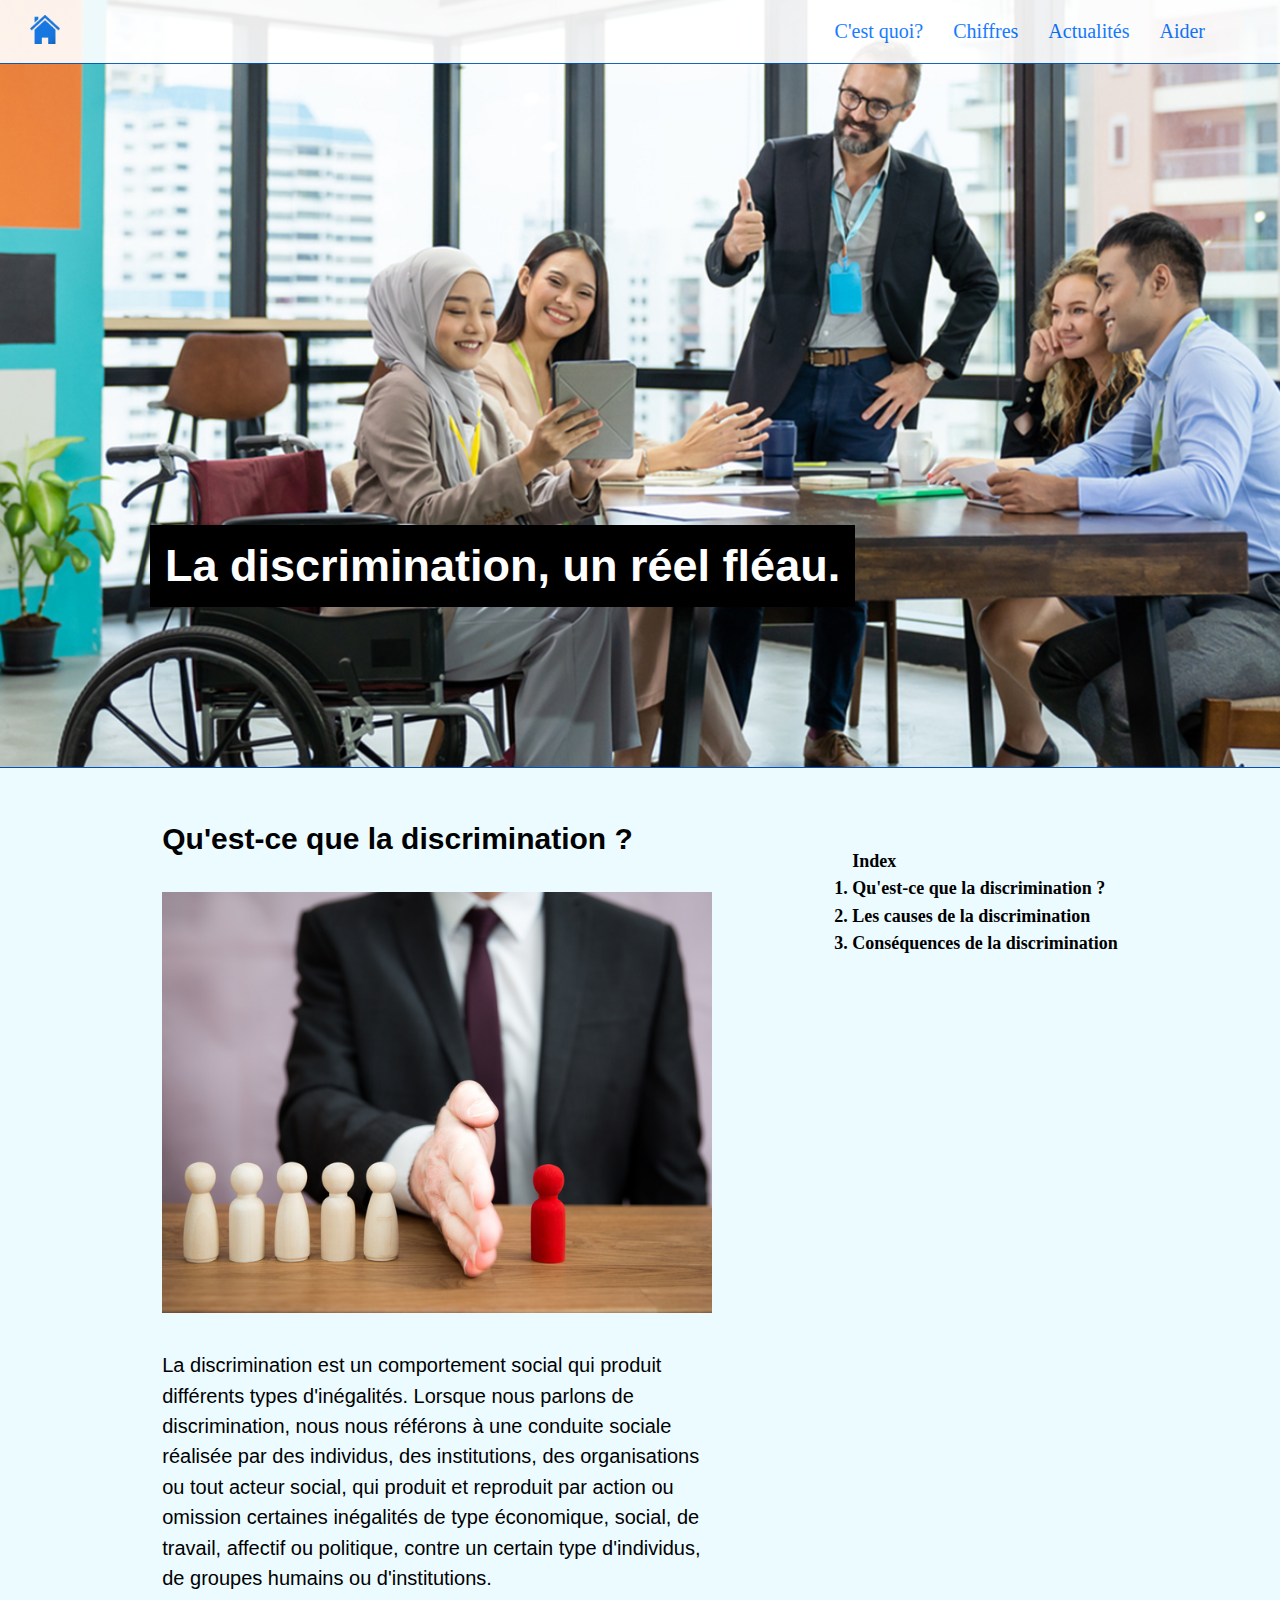
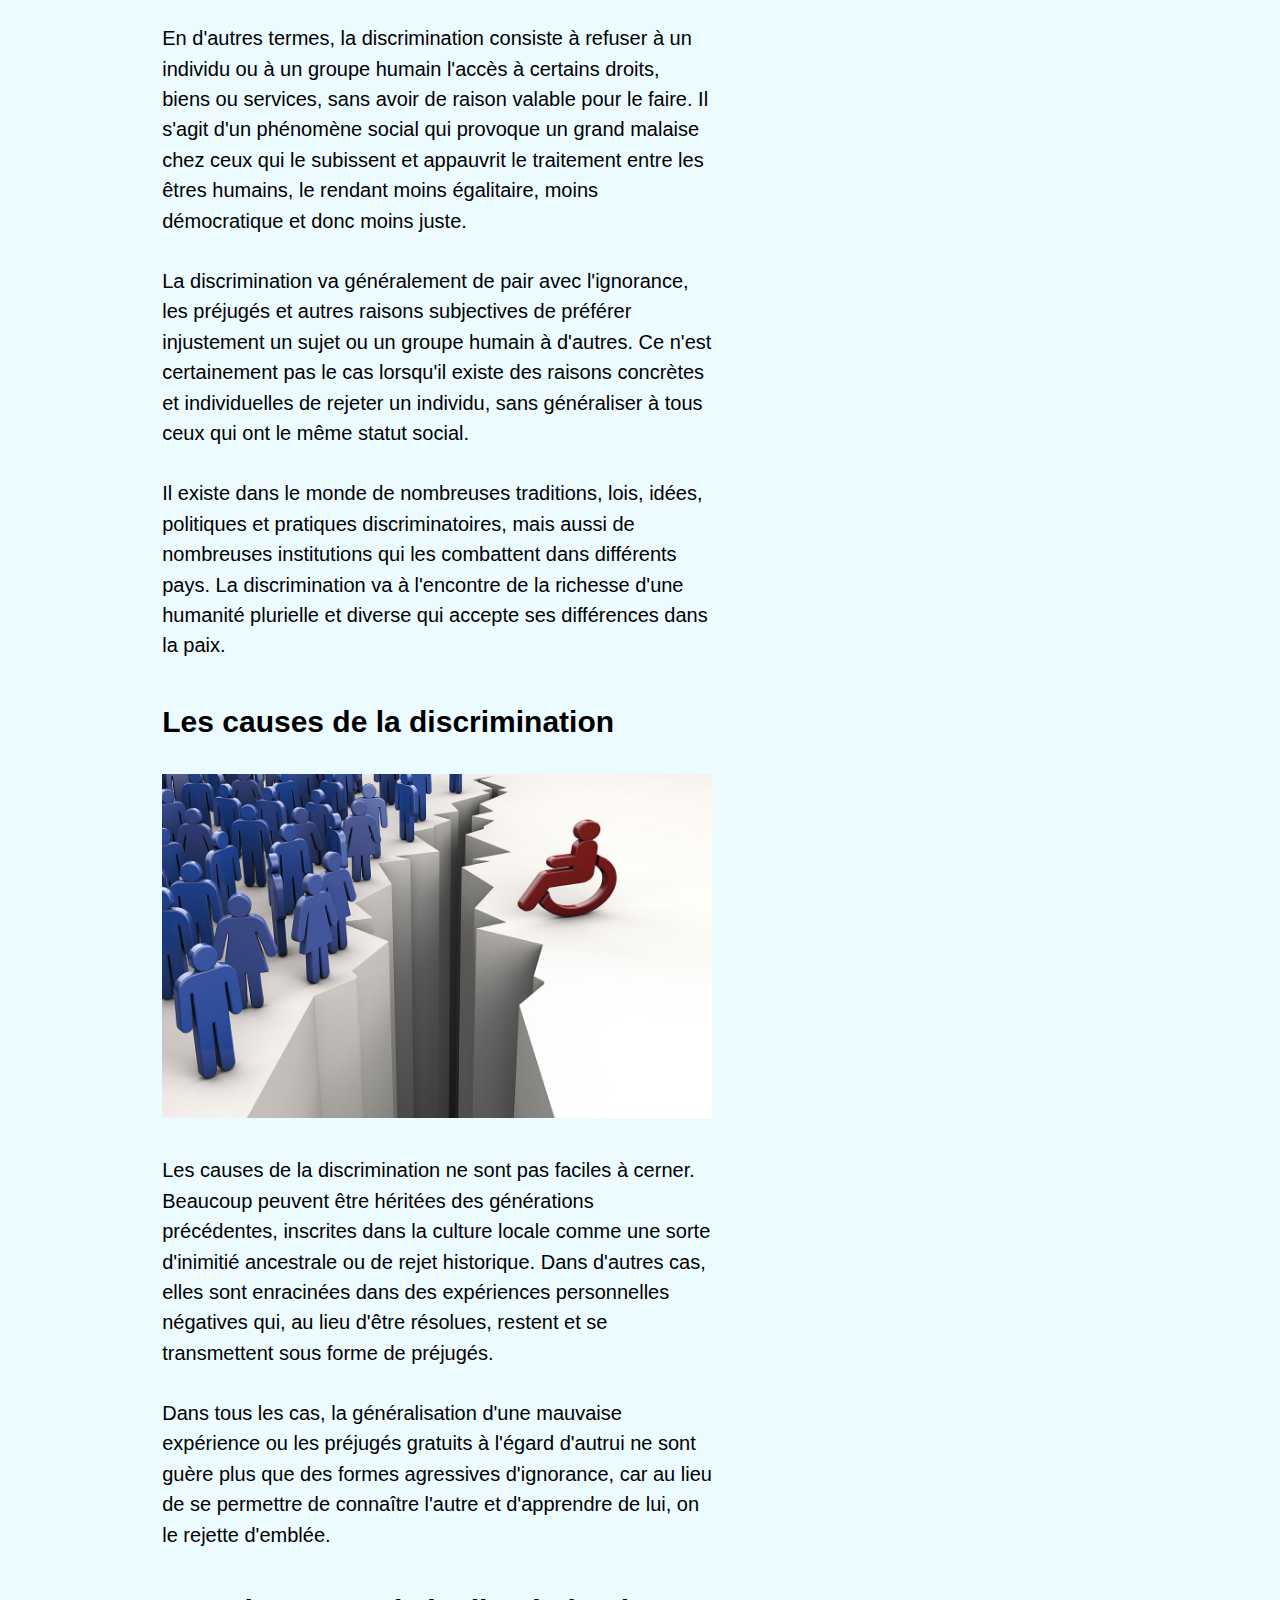
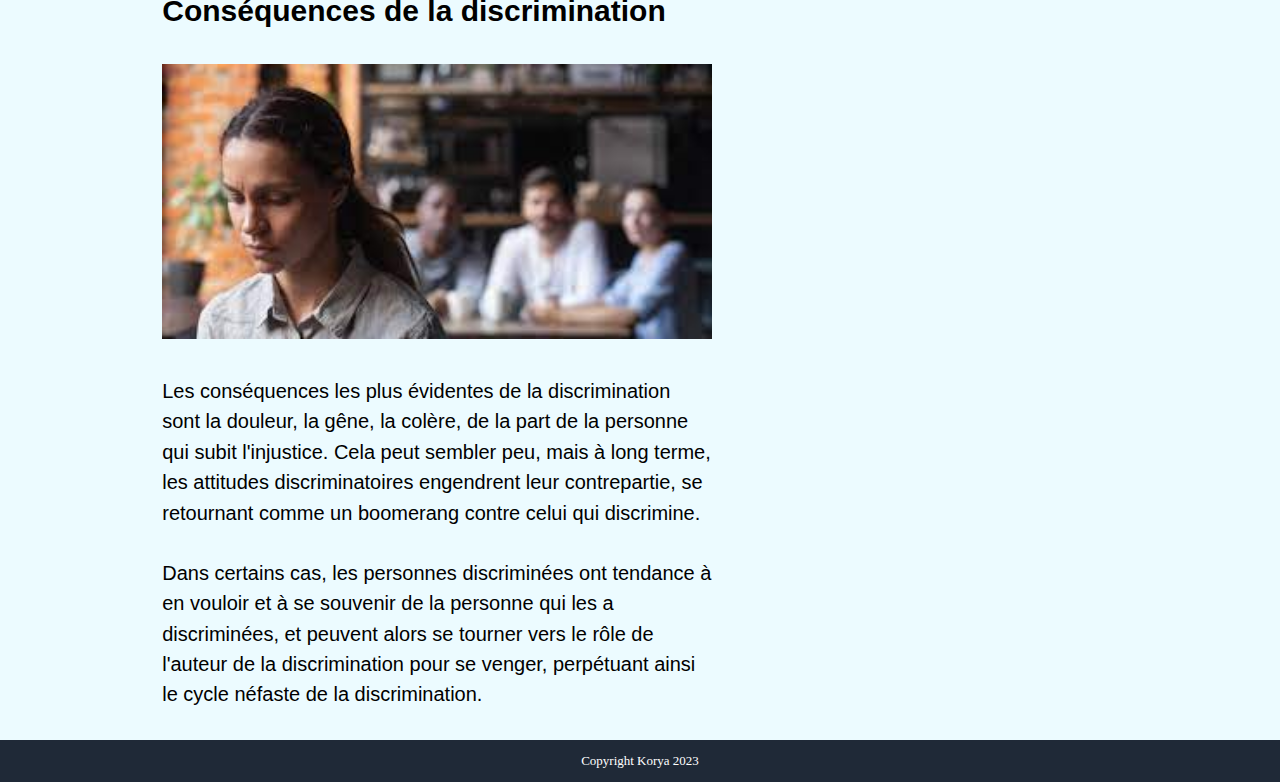
<file: index.html>
<!DOCTYPE html>
<html lang="en">
<head>
    <meta charset="UTF-8">
    <meta http-equiv="X-UA-Compatible" content="IE=edge">
    <meta name="viewport" content="width=device-width, initial-scale=1.0">
    <link rel="stylesheet" href="styles.css">
    <script src="javascript.js"></script>
    <title>Le fléau de la discrimination</title>
</head>
<body>
    <nav class="navbar" id="myNav">
      <div class = "logoContainer">
        <a href="index.html">
              <img class = "home-logo" src = "images/home-logo.png">
            </a>
      </div>
        <ul class="nav-links">
          <li id="CestQuoi"><a class="underline"href="Pages/Cest-quoi.html"target="_blank">C'est quoi?</a></li>
          <li id="Chiffres"><a class="underline"href="Pages/Chiffres.html"target="_blank">Chiffres</a></li>
          <li id="Actualités"><a class="underline"href="Pages/Actualités.html"target="_blank">Actualités</a></li>
          <li id="Aider"><a class="underline" href="Pages/Aider.html"target="_blank">Aider</a></li>
          <ul>
            <a class="menu-icon" onclick="zoomMenu(this); showMenu()">
              <div class="bar1"></div>
              <div class="bar2"></div>
              <div class="bar3"></div>
            </a>
    </nav>
      <div class="home">
          <p class="hometitle">La discrimination, un réel fléau.</p>
          <a id="QDiscrimination-link" ></a>
        </div> 
        <div class="description">
          <div class="left-description">
          <p class= "titles">Qu'est-ce que la discrimination ?</p>
          <img class ="presentation-pics" src="images/whatdiscrimination.jpg" alt="discrimination-pic">
          <p class="description-text">La discrimination est un comportement social 
            qui produit différents types d'inégalités. Lorsque nous parlons de discrimination, 
            nous nous référons à une conduite sociale réalisée par des individus, des institutions, 
            des organisations ou tout acteur social, qui produit et reproduit par action ou 
            omission certaines inégalités de type économique, social, de travail, affectif ou politique, 
            contre un certain type d'individus, de groupes humains ou d'institutions.</p>
          <p class="description-text">En d'autres termes, la discrimination consiste 
            à refuser à un individu ou à un groupe humain l'accès à certains droits, 
            biens ou services, sans avoir de raison valable pour le faire. Il s'agit d'un phénomène 
            social qui provoque un grand malaise chez ceux qui le subissent et appauvrit 
            le traitement entre les êtres humains, le rendant moins égalitaire, moins 
            démocratique et donc moins juste.</p>
          <p class="description-text">La discrimination va généralement de pair avec l'ignorance, 
            les préjugés et autres raisons subjectives de préférer injustement un sujet ou un 
            groupe humain à d'autres. Ce n'est certainement pas le cas lorsqu'il existe des 
            raisons concrètes et individuelles de rejeter un individu, sans généraliser à tous 
            ceux qui ont le même statut social.</p>
            <a id="DCauses-link" ></a>
          <p class="description-text">Il existe dans le monde de nombreuses traditions, lois, 
            idées, politiques et pratiques discriminatoires, mais aussi de nombreuses institutions 
            qui les combattent dans différents pays. La discrimination va à l'encontre de la 
            richesse d'une humanité plurielle et diverse qui accepte ses différences dans la paix.</p>
          <p class= "titles">Les causes de la discrimination</p>
          <img class ="presentation-pics"src="images/causes.jpg" alt="causes-pic">
          <p class="description-text">Les causes de la discrimination ne sont pas faciles à cerner. 
            Beaucoup peuvent être héritées des générations précédentes, inscrites dans la culture locale 
            comme une sorte d'inimitié ancestrale ou de rejet historique. Dans d'autres cas, 
            elles sont enracinées dans des expériences personnelles négatives qui, au lieu 
            d'être résolues, restent et se transmettent sous forme de préjugés.</p>
          <p class="description-text">Dans tous les cas, la généralisation d'une mauvaise 
            expérience ou les préjugés gratuits à l'égard d'autrui ne sont guère plus que des 
            formes agressives d'ignorance, car au lieu de se permettre de connaître l'autre et 
            d'apprendre de lui, on le rejette d'emblée.
          </p>
          <a id="DConsequences-link" ></a>
          <p class= "titles">Conséquences de la discrimination</p>
          <img class ="presentation-pics"src="images/consequences.jpeg" alt="Consequences-pic">
          <p class="description-text">Les conséquences les plus évidentes de la discrimination 
            sont la douleur, la gêne, la colère, de la part de la personne qui subit l'injustice. 
            Cela peut sembler peu, mais à long terme, les attitudes discriminatoires engendrent leur 
            contrepartie, se retournant comme un boomerang contre celui qui discrimine.</p>
          <p class="description-text">Dans certains cas, les personnes discriminées ont tendance 
            à en vouloir et à se souvenir de la personne qui les a discriminées, et peuvent alors 
            se tourner vers le rôle de l'auteur de la discrimination pour se venger, perpétuant 
            ainsi le cycle néfaste de la discrimination.
          </p>
        </div>
        <div class="right-description">
          <ol id="index">Index
            <li id="QDiscrimination">
              <a class="underline2"href="#QDiscrimination-link">Qu'est-ce que la discrimination ?</a>
            </li>
            <li id="DCauses">
              <a class="underline2"href="#DCauses-link">Les causes de la discrimination</a>
            <li id="DConsequences">
              <a class="underline2" href="#DConsequences-link">Conséquences de la discrimination</a>
          </ol>
        </div>
    </div>
    <div class="footer">
      <p>Copyright Korya 2023</p>
    </div>
  </body>
</file>
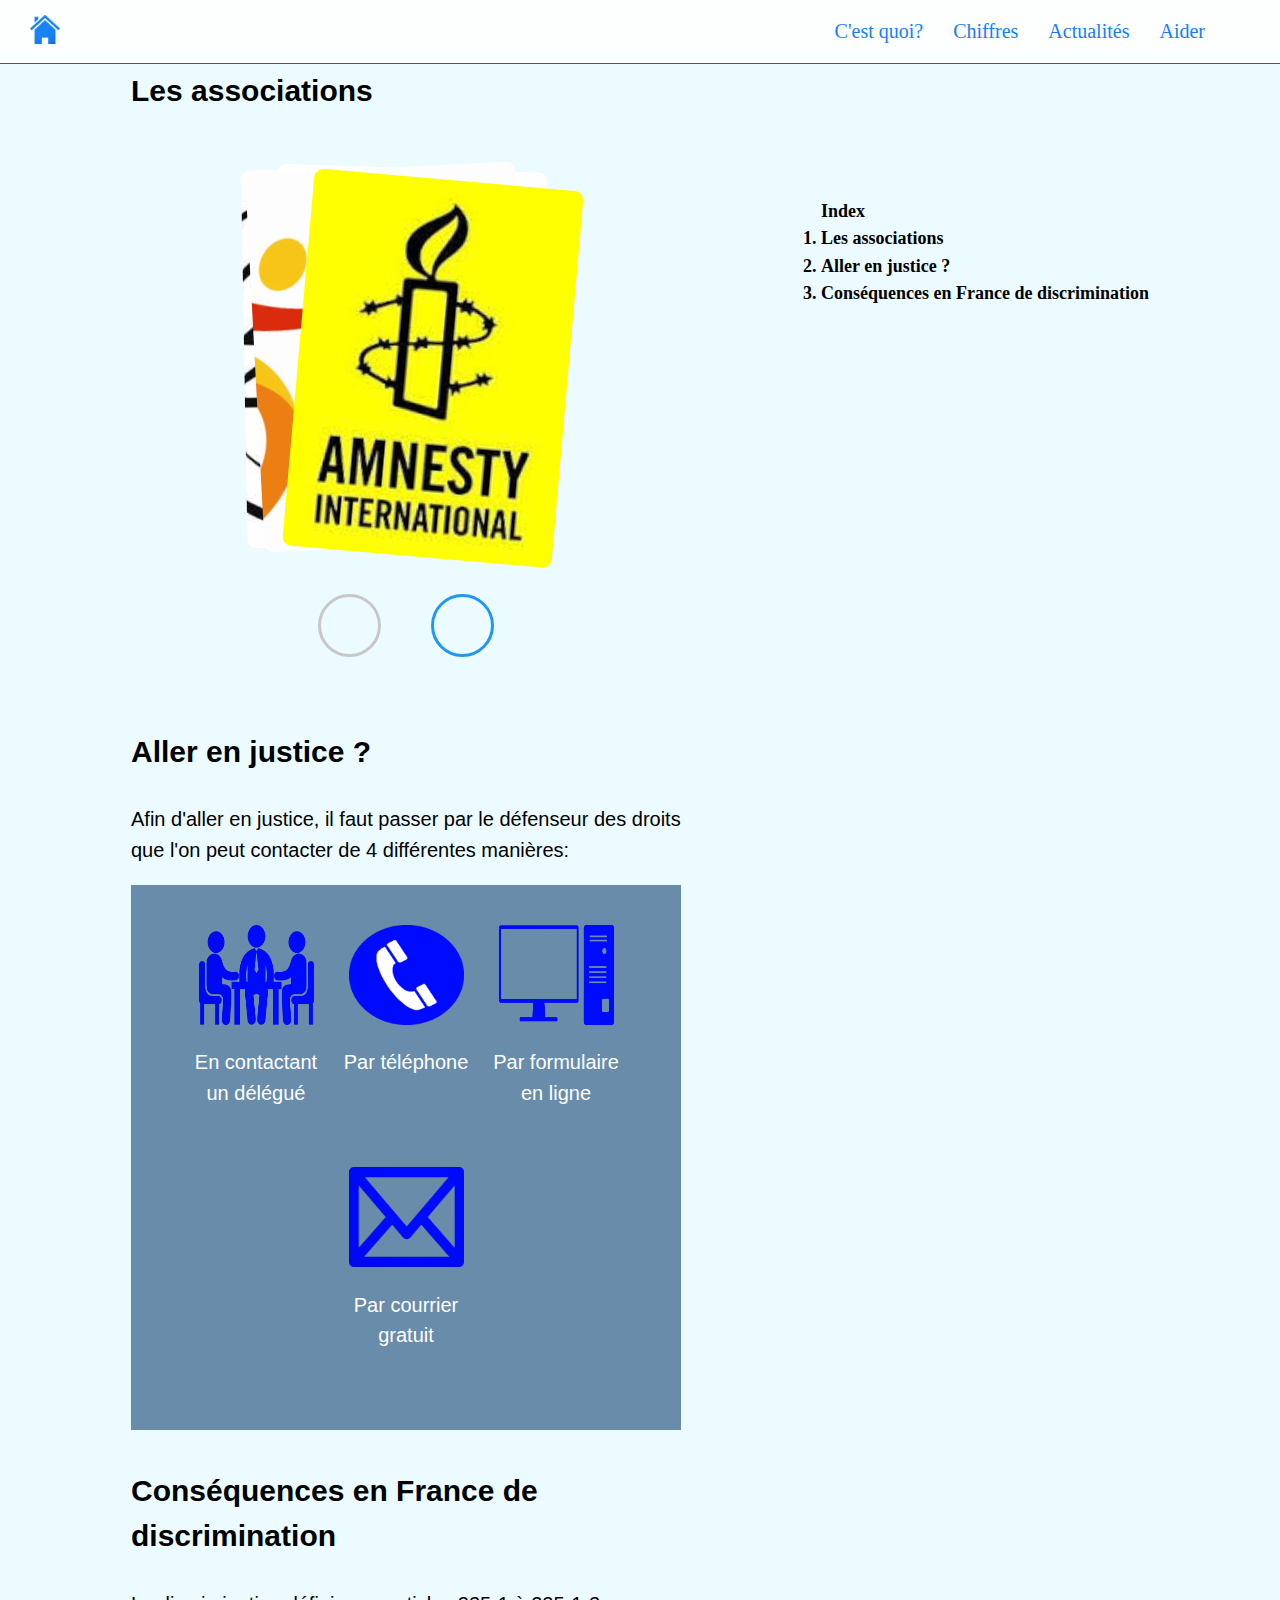
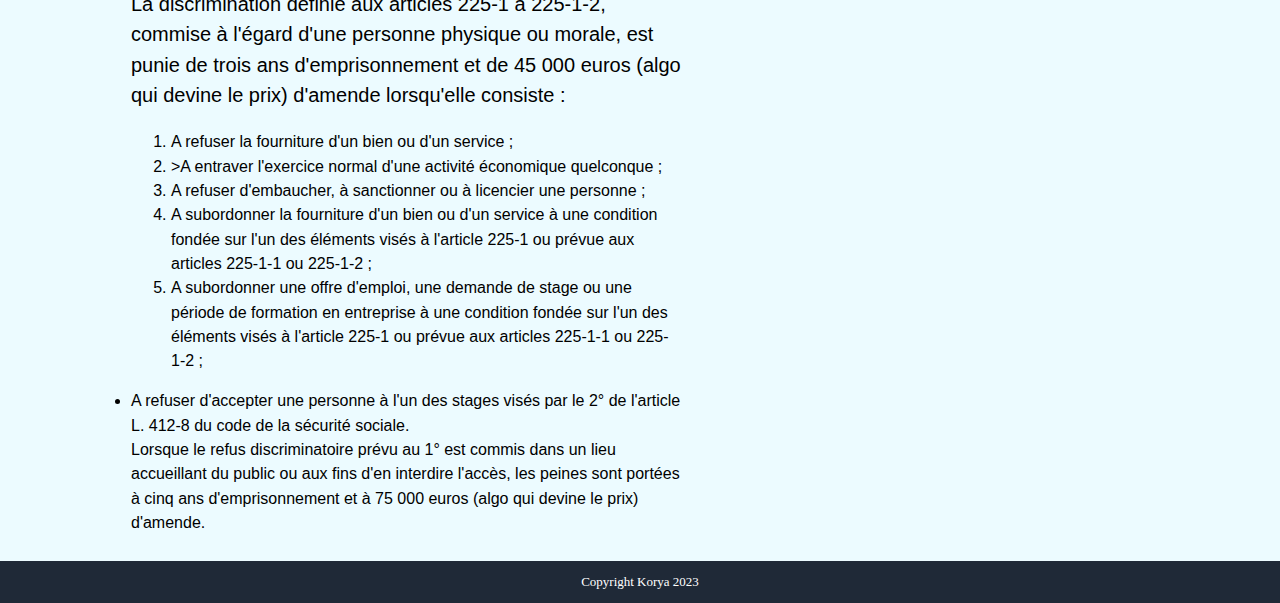
<file: Pages/Aider.html>
<!DOCTYPE html>
<html lang="en">
<head>
    <meta charset="UTF-8">
    <meta http-equiv="X-UA-Compatible" content="IE=edge">
    <meta name="viewport" content="width=device-width, initial-scale=1.0">
    <link rel="stylesheet" href="../styles/Aider.css">
    <script src="../Aider.js"></script>
    <title>Aider</title>
</head>
<body>
    <nav class="navbar" id="myNav">
        <div class = "logoContainer">
          <a href="../index.html"target="_blank">
                <img class = "home-logo" src = "../images/home-logo.png">
              </a>
        </div>
          <ul class="nav-links">
            <li id="CestQuoi"><a class="underline"href="../Pages/Cest-quoi.html"target="_blank">C'est quoi?</a></li>
            <li id="Chiffres"><a class="underline"href="../Pages/Chiffres.html"target="_blank">Chiffres</a></li>
            <li id="Actualités"><a class="underline"href="../Pages/Actualités.html"target="_blank">Actualités</a></li>
            <li id="Aider"><a class="underline" href="../Pages/Aider.html">Aider</a></li>
            <ul>
              <a class="menu-icon" onclick="zoomMenu(this); showMenu()">
                <div class="bar1"></div>
                <div class="bar2"></div>
                <div class="bar3"></div>
              </a>
      </nav>        <a id="Associations"></a>
      <div class="description">
        <div class="left-description">
          <p class= "titles">Les associations</p>
          <div class="card-swiper">
            <div class="card-groups">
              <div class="card-group" data-index="0" data-status="active">
                <div class="little-card card">
          
                </div>
                <div class="big-card card">
          
                </div>
                <div class="little-card card">
          
                </div>
                <div class="big-card card">
          
                </div>
                <div class="little-card card">
          
                </div>
                <div class="big-card card">
          
                </div>
                <div class="little-card card">
          
                </div>
                <div class="big-card card">
          
                </div>
              </div>
              <div class="card-group" data-index="1" data-status="unknown">
                <div class="little-card card">
          
                </div>
                <div class="big-card card">
          
                </div>
                <div class="little-card card">
          
                </div>
                <div class="big-card card">
          
                </div>
                <div class="little-card card">
          
                </div>
                <div class="big-card card">
          
                </div>
                <div class="little-card card">
          
                </div>
                <div class="big-card card">
          
                </div>
              </div>
              <div class="card-group" data-index="2" data-status="unknown">
                <div class="little-card card">
          
                </div>
                <div class="big-card card">
          
                </div>
                <div class="little-card card">
          
                </div>
                <div class="big-card card">
          
                </div>
                <div class="little-card card">
          
                </div>
                <div class="big-card card">
          
                </div>
                <div class="little-card card">
          
                </div>
                <div class="big-card card">
          
                </div>
              </div>
            </div>
            <div class="card-swiper-buttons">
              <button id="hate-button" onclick="handleHateClick()">
                <i class="fa-solid fa-x"></i>
              </button>          
              <button id="love-button" onclick="handleLoveClick()">
                <img class="fa-solid fa-heart">
              </button>
            </div><a id="Justice"></a>
          </div>
        <p class= "titles">Aller en justice ?</p>
        <p class="description-text">Afin d'aller en justice, il faut passer par le défenseur
          des droits que l'on peut contacter de  4 différentes manières:
          </p>
            <div class="recipes">
              <div class="pudding"><a href="https://www.defenseurdesdroits.fr/saisir/delegues">
                <img id = "specialpudding" src = "../images/meet.png">
                    <div class="recipename">En contactant un délégué    
                    </div></a>
                    </div>
              <div class="pudding">
                <a href="tel:0969390000">
                <img id = "specialpudding" src = "../images/phone.png">
                    <div class="recipename">Par téléphone      
                    </div></a>
                   </div>   
              <div class="pudding"><a href="https://formulaire.defenseurdesdroits.fr/">
                <img id = "specialpudding" src = "../images/pc.png">
                    <div class="recipename">Par formulaire en ligne     
                    </div></a>
                   </div> 
                   <a id="Consequences"></a>
              <div class="pudding"> <a href="https://www.defenseurdesdroits.fr/fr/institution/competences/lutte-contre-discriminations">
                <img id = "specialpudding" src = "../images/mail.png">
                    <div class="recipename">Par courrier gratuit
                    </div></a>
                   </div>  
              </div>
          <a id="RDisc" ></a>
        <p class= "titles">Conséquences en France de discrimination</p>
        <p class="description-text">La discrimination définie aux articles 225-1 à 225-1-2, commise 
          à l'égard d'une personne physique ou morale, est 
          punie de trois ans d'emprisonnement et de 45 000 euros 
          (algo qui devine le prix) d'amende lorsqu'elle consiste : <ol>
          <li>A refuser la fourniture d'un bien ou d'un service ;</li>

          <li>>A entraver l'exercice normal d'une activité économique quelconque ;</li>
          
          <li>A refuser d'embaucher, à sanctionner ou à licencier une personne ;</li>
          
          <li>A subordonner la fourniture d'un bien ou d'un service à une condition fondée sur l'un des éléments visés à l'article 225-1 ou prévue aux articles 225-1-1 ou 225-1-2 ;</li>
          
          <li>A subordonner une offre d'emploi, une demande de stage ou une période de formation en entreprise à une condition fondée sur l'un des éléments visés à l'article 225-1 ou prévue aux articles 225-1-1 ou 225-1-2 ;</li></ol>
          
          <li>A refuser d'accepter une personne à l'un des stages visés par le 2° de l'article L. 412-8 du code de la sécurité sociale.</li>
          
          Lorsque le refus discriminatoire prévu au 1° est commis dans un lieu accueillant du public ou aux fins d'en interdire l'accès, les peines sont portées à cinq ans d'emprisonnement et à 75 000 euros (algo qui devine le prix) d'amende.</p>
      </div>
      <div class="right-description">
        <ol id="index">Index
          <li id="QDiscriminationL">
            <a class="underline2"href="#Associations">Les associations</a>
          </li>
          <li id="Criteres">
            <a class="underline2"href="#Justice">Aller en justice ?</a>
          <li id="SurQuoi">
            <a class="underline2" href="#Consequences">Conséquences en France de discrimination</a>
        </ol>
      </div>
  </div>
  <div class="footer">
    <p>Copyright Korya 2023</p></div>
    </body>
</file>
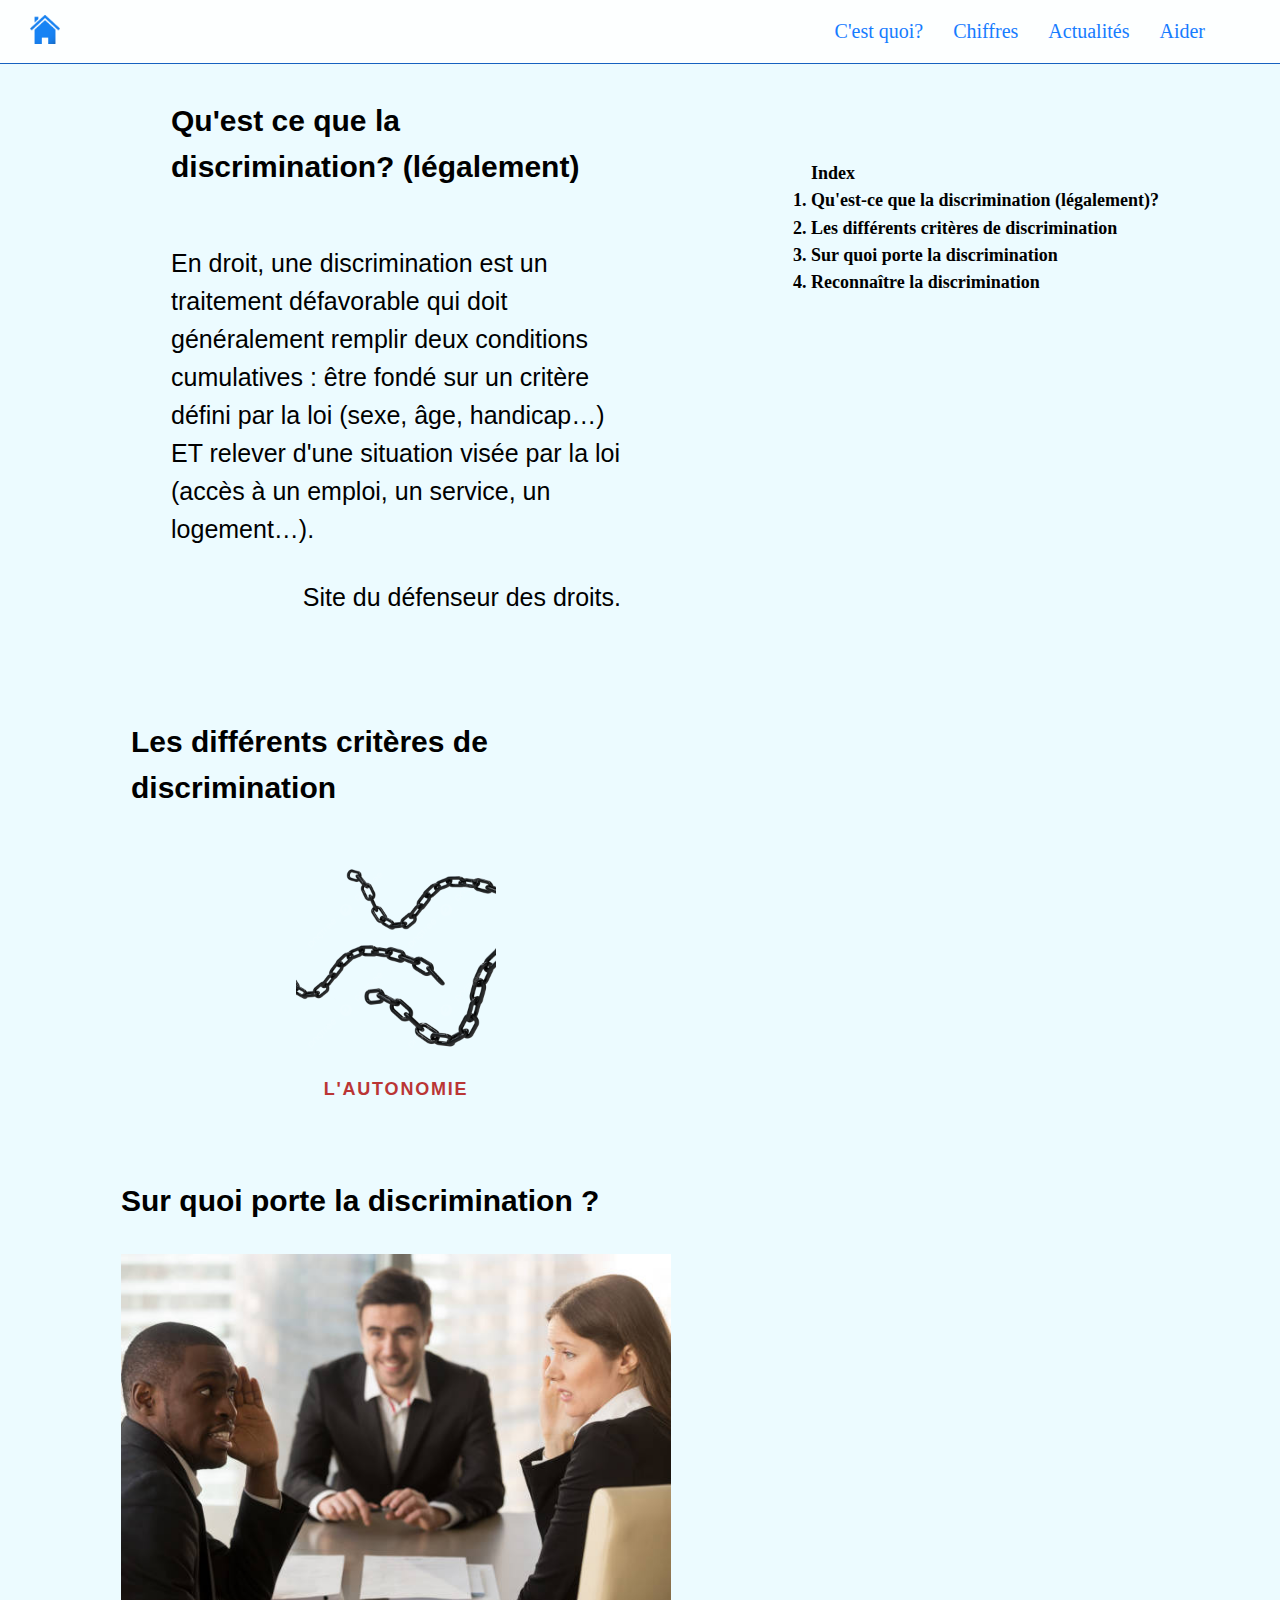
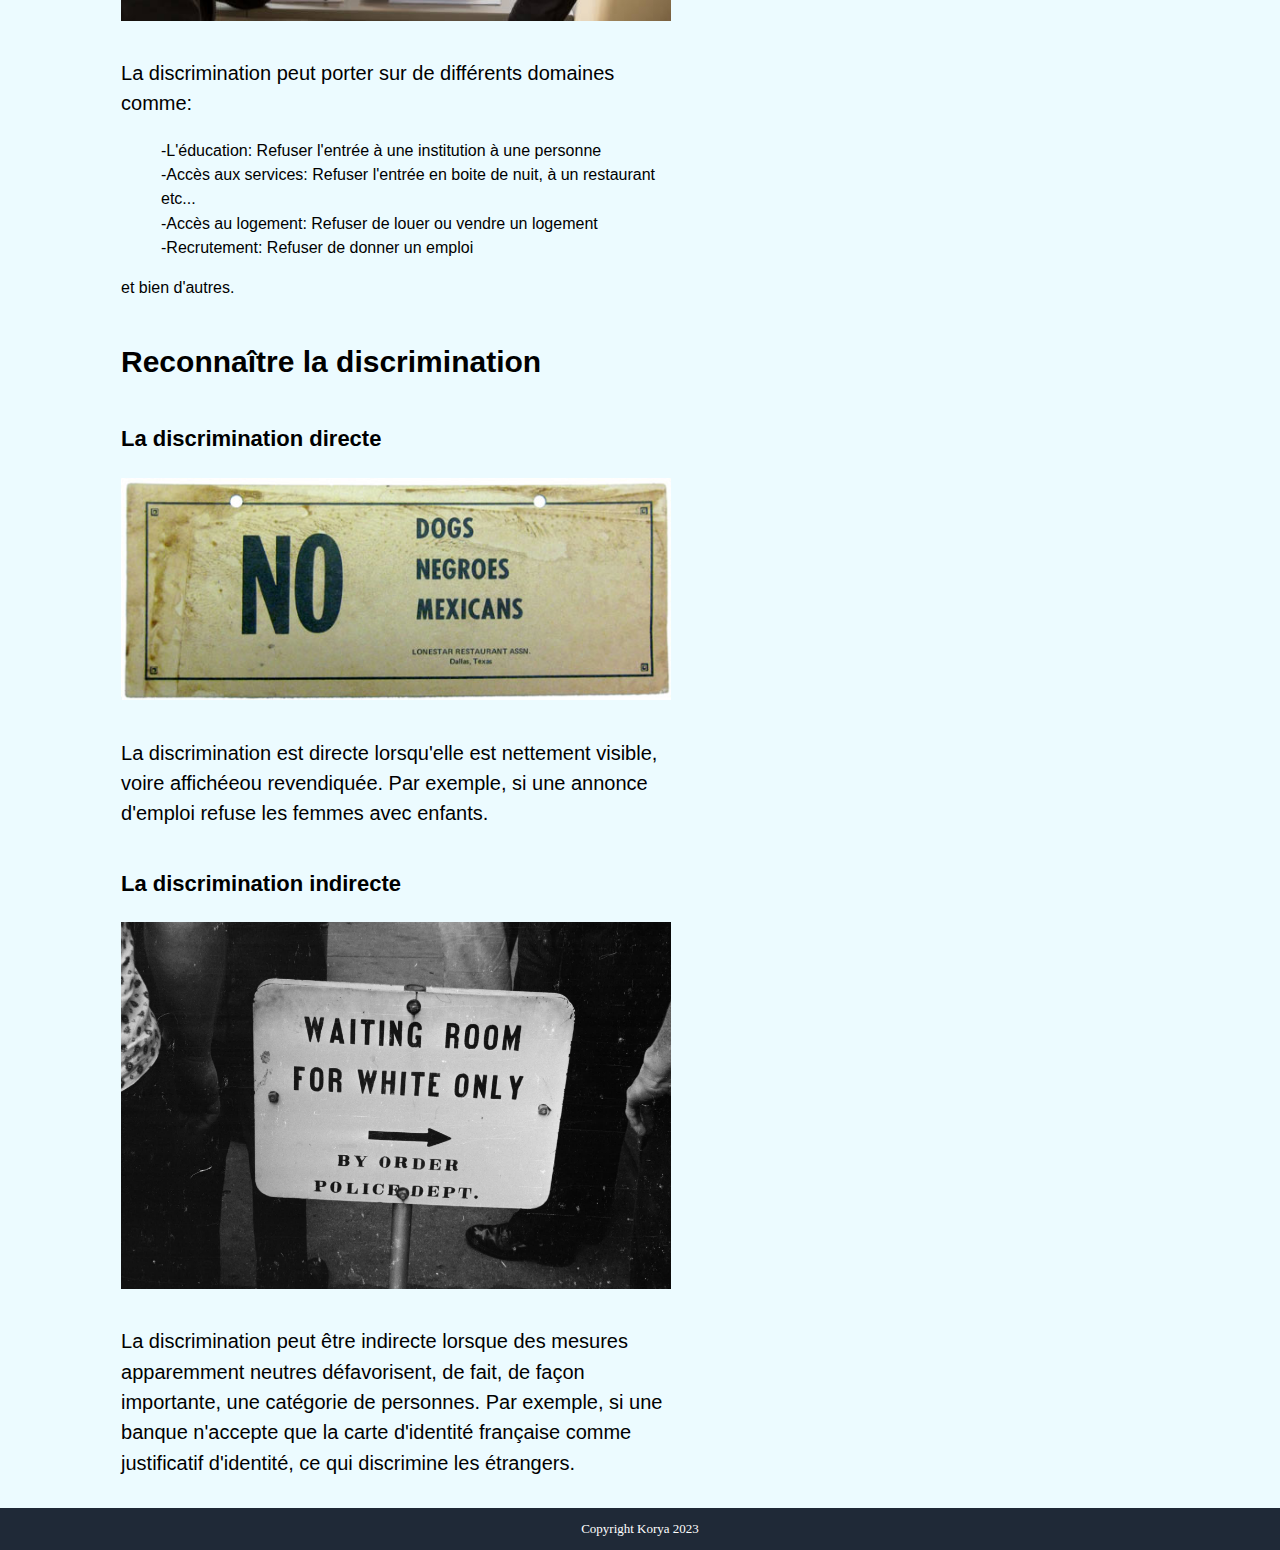
<file: Pages/Cest-quoi.html>
<!DOCTYPE html>
<html>
  <head>
    <meta charset="UTF-8">
  <meta name="viewport" content="width=device-width,initial-scale=1">
    <title>C'est quoi?</title>
  <link rel="stylesheet" href="../styles/Cest-quoi.css">
     <script src="../Cest-quoi.js"></script>
  </head>
  <body>
    <nav class="navbar" id="myNav">
      <div class = "logoContainer">
        <a href="../index.html"target="_blank">
              <img class = "home-logo" src = "../images/home-logo.png">
            </a>
      </div>
        <ul class="nav-links">
          <li id="CestQuoi"><a class="underline"href="../Pages/Cest-quoi.html">C'est quoi?</a></li>
          <li id="Chiffres"><a class="underline"href="../Pages/Chiffres.html"target="_blank">Chiffres</a></li>
          <li id="Actualités"><a class="underline"href="../Pages/Actualités.html"target="_blank">Actualités</a></li>
          <li id="Aider"><a class="underline" href="../Pages/Aider.html"target="_blank">Aider</a></li>
          <ul>
            <a class="menu-icon" onclick="zoomMenu(this); showMenu()">
              <div class="bar1"></div>
              <div class="bar2"></div>
              <div class="bar3"></div>
            </a>
    </nav>
      <div class="description">
        <div class="left-description">
          <a id="QDiscriminationL" ></a>
          <div class="quote">
            <p class="quote-title">Qu'est ce que la discrimination? (légalement)</p>
            <p id="quote">En droit, une discrimination est un traitement défavorable qui doit 
              généralement remplir deux conditions cumulatives : être fondé sur un critère défini 
              par la loi (sexe, âge, handicap…) ET relever d'une situation visée par la loi (accès 
              à un emploi, un service, un logement…).</p>
              <a id="Criteres" ></a>
           <p id="quote2">Site du défenseur des droits.</p>
          </div>
          <div class="full-slider">
            <p id="slider-title">Les différents critères de discrimination</p>
            <div id="slider">
                <img src="../images/autonomie.png" alt="autonomie" id="slide">
                <div id="suivant" onclick="ChangeSlide(1)">></div> 
                <div id="precedent" onclick="ChangeSlide(-1)"><</div>
            </div>
            <a id="SurQuoi" ></a>
            <p id="slide-description">L'autonomie</p>
          </div>
        <p class= "titles">Sur quoi porte la discrimination ?</p>
        <img class ="presentation-pics" src="../images/failed-job.jpg" alt="emploiRefusé-pic">
        <p class="description-text">La discrimination peut porter sur de différents domaines comme:<ul>
          <li>-L'éducation: Refuser l'entrée à une institution à une personne</li>
          <li>-Accès aux services: Refuser l'entrée en boite de nuit, à un restaurant etc...</li>
          <li>-Accès au logement: Refuser de louer ou vendre un logement</li>
          <li>-Recrutement: Refuser de donner un emploi</li>
          <a id="RDisc" ></a>
        </ul>et bien d'autres.</p>
        <p class= "titles">Reconnaître la discrimination</p>
        <p class= "small-titles">La discrimination directe</p>
        <img class ="presentation-pics"src="../images/noblack.jpg" alt="noBlackPeople">
        <p class="description-text">La discrimination est directe lorsqu'elle est nettement visible, 
          voire affichéeou revendiquée. Par exemple, si une annonce d'emploi refuse les femmes 
          avec enfants.</p>
          <p class= "small-titles">La discrimination indirecte</p>
          <img class ="presentation-pics"src="../images/white-only.jpg" alt="white-only">
        <p class="description-text">La discrimination peut être indirecte lorsque des mesures 
          apparemment neutres défavorisent, de fait, de façon importante, une catégorie 
          de personnes. Par exemple, si une banque n'accepte que la carte d'identité 
          française comme justificatif d'identité, ce qui discrimine les étrangers.
        </p>
      </div>
      <div class="right-description">
        <ol id="index">Index
          <li id="QDiscriminationL">
            <a class="underline2"href="#QDiscriminationL">Qu'est-ce que la discrimination 
              (légalement)?</a>
          </li>
          <li id="Criteres">
            <a class="underline2"href="#Criteres">Les différents critères de discrimination</a>
          <li id="SurQuoi">
            <a class="underline2" href="#SurQuoi">Sur quoi porte la discrimination</a>
          <li id="RDisc">
            <a class="underline2" href="#RDisc">Reconnaître la discrimination</a>
        </ol>
      </div>
  </div>
  <div class="footer">
    <p>Copyright Korya 2023</p></div>
    </body>
</file>
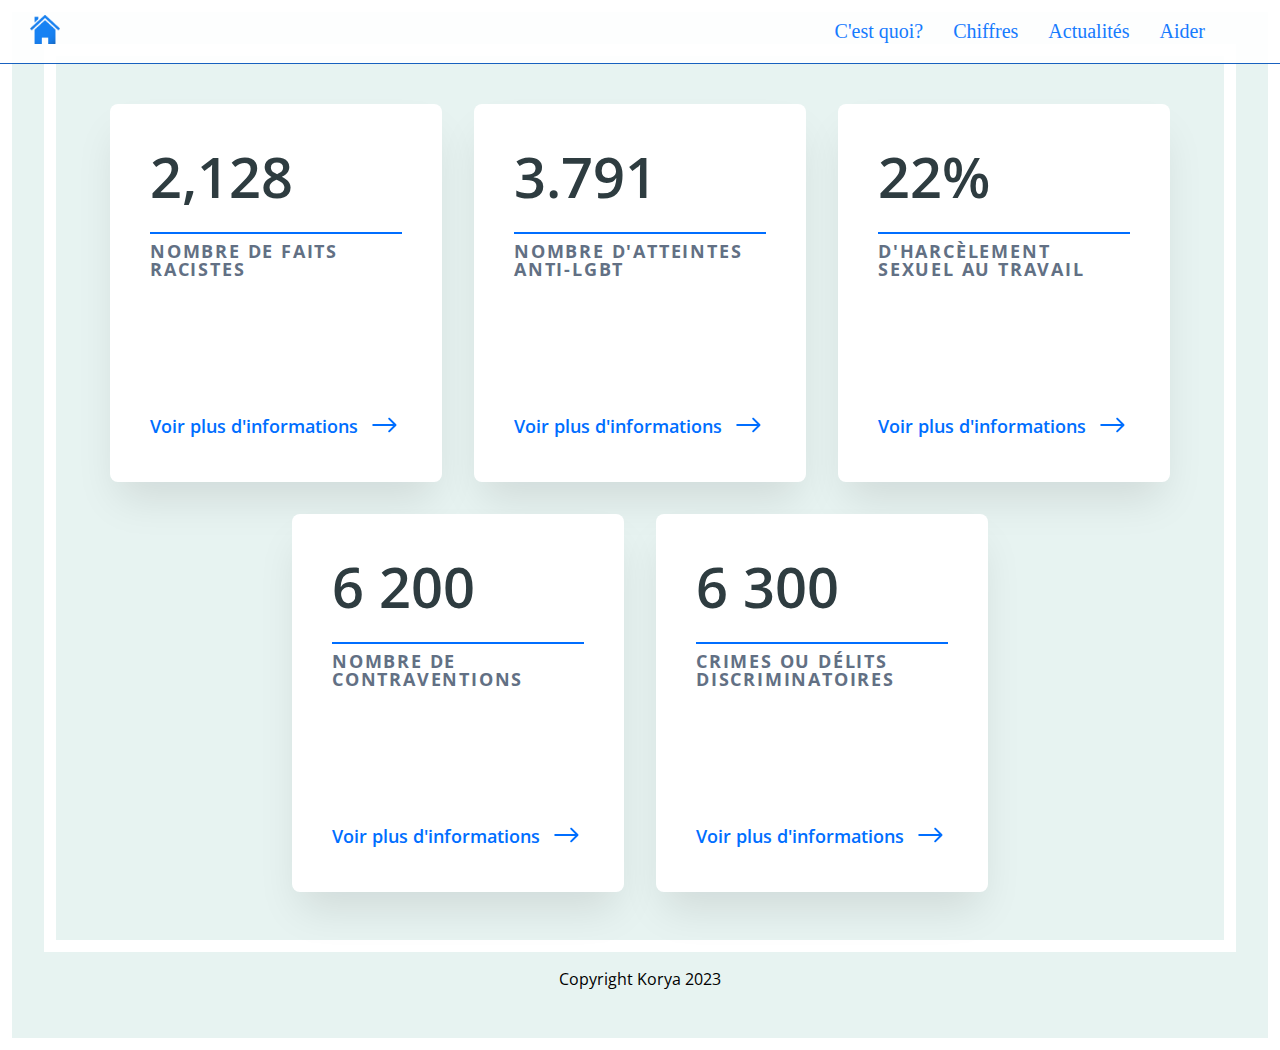
<file: Pages/Chiffres.html>
<!DOCTYPE html>
<html lang="en">
<head>
    <meta charset="UTF-8">
    <meta http-equiv="X-UA-Compatible" content="IE=edge">
    <meta name="viewport" content="width=device-width, initial-scale=1.0">
    <link rel="stylesheet" href="../styles/Chiffres.css">
    <script src="../javascript.js"></script>
    <title>Chiffres</title>
</head>
<body>
    <nav class="navbar" id="myNav">
        <div class = "logoContainer">
          <a href="../index.html"target="_blank">
                <img class = "home-logo" src = "../images/home-logo.png">
              </a>
        </div>
          <ul class="nav-links">
            <li id="CestQuoi"><a class="underline"href="../Pages/Cest-quoi.html"target="_blank">C'est quoi?</a></li>
            <li id="Chiffres"><a class="underline"href="../Pages/Chiffres.html">Chiffres</a></li>
            <li id="Actualités"><a class="underline"href="../Pages/Actualités.html"target="_blank">Actualités</a></li>
            <li id="Aider"><a class="underline" href="../Pages/Aider.html"target="_blank">Aider</a></li>
            <ul>
              <a class="menu-icon" onclick="zoomMenu(this); showMenu()">
                <div class="bar1"></div>
                <div class="bar2"></div>
                <div class="bar3"></div>
              </a>
            </nav>
           <section class="page-contain">
            <section class="page-contain">
              <a href="https://fr.statista.com/statistiques/604080/delits-racistes-par-population-visee-france/" target="blank" class="data-card">
                <h3>2,128</h3>
                <h4>Nombre de faits racistes</h4>
                <p>Nombre de faits racistes en France selon la religion ou l'ethnie en 2021</p>
                <span class="link-text">
                  Voir plus d'informations
                  <svg width="25" height="16" viewBox="0 0 25 16" fill="none" xmlns="http://www.w3.org/2000/svg">
            <path fill-rule="evenodd" clip-rule="evenodd" d="M17.8631 0.929124L24.2271 7.29308C24.6176 7.68361 24.6176 8.31677 24.2271 8.7073L17.8631 15.0713C17.4726 15.4618 16.8394 15.4618 16.4489 15.0713C16.0584 14.6807 16.0584 14.0476 16.4489 13.657L21.1058 9.00019H0.47998V7.00019H21.1058L16.4489 2.34334C16.0584 1.95281 16.0584 1.31965 16.4489 0.929124C16.8394 0.538599 17.4726 0.538599 17.8631 0.929124Z" fill="#753BBD"/>
            </svg>
                </span>
              </a>
              <a href="https://www.statista.com/statistics/1335897/anti-lgbt-offenses-recorded-security-services-france/" target="blank" class="data-card">
                <h3>3.791</h3>
                <h4>Nombre d'atteintes anti-LGBT</h4>
                <p>Nombre d'atteintes anti-LGBT ayant été enregistrées en France en 2021</p>
                <span class="link-text">
                  Voir plus d'informations
                  <svg width="25" height="16" viewBox="0 0 25 16" fill="none" xmlns="http://www.w3.org/2000/svg">
            <path fill-rule="evenodd" clip-rule="evenodd" d="M17.8631 0.929124L24.2271 7.29308C24.6176 7.68361 24.6176 8.31677 24.2271 8.7073L17.8631 15.0713C17.4726 15.4618 16.8394 15.4618 16.4489 15.0713C16.0584 14.6807 16.0584 14.0476 16.4489 13.657L21.1058 9.00019H0.47998V7.00019H21.1058L16.4489 2.34334C16.0584 1.95281 16.0584 1.31965 16.4489 0.929124C16.8394 0.538599 17.4726 0.538599 17.8631 0.929124Z" fill="#753BBD"/>
            </svg>
                </span>
              </a>
              <a href="https://fr.statista.com/statistiques/911557/femmes-victimes-harcelement-sexuel-le-lieu-de-travail/" class="data-card">
                <h3>22%</h3>
                <h4>D'harcèlement sexuel au travail</h4>
                <p>Proportion de femmes ayant subi du harcèlement sexuel au travail en France 2018</p>
                <span class="link-text">
                  Voir plus d'informations
                  <svg width="25" height="16" viewBox="0 0 25 16" fill="none" xmlns="http://www.w3.org/2000/svg">
            <path fill-rule="evenodd" clip-rule="evenodd" d="M17.8631 0.929124L24.2271 7.29308C24.6176 7.68361 24.6176 8.31677 24.2271 8.7073L17.8631 15.0713C17.4726 15.4618 16.8394 15.4618 16.4489 15.0713C16.0584 14.6807 16.0584 14.0476 16.4489 13.657L21.1058 9.00019H0.47998V7.00019H21.1058L16.4489 2.34334C16.0584 1.95281 16.0584 1.31965 16.4489 0.929124C16.8394 0.538599 17.4726 0.538599 17.8631 0.929124Z" fill="#753BBD"/>
            </svg>
                </span>
              </a>
              <a href="https://www.vie-publique.fr/en-bref/284419-actes-racistes-et-antireligieux-des-chiffres-en-hausse-en-2021" target="blank" class="data-card">
                <h3>6 200</h3>
                <h4>Nombre de contraventions</h4>
                <p>Nombre d'atteintes à caractère discriminatoire ayant résulté en contraventions</p>
                <span class="link-text">
                  Voir plus d'informations
                  <svg width="25" height="16" viewBox="0 0 25 16" fill="none" xmlns="http://www.w3.org/2000/svg">
            <path fill-rule="evenodd" clip-rule="evenodd" d="M17.8631 0.929124L24.2271 7.29308C24.6176 7.68361 24.6176 8.31677 24.2271 8.7073L17.8631 15.0713C17.4726 15.4618 16.8394 15.4618 16.4489 15.0713C16.0584 14.6807 16.0584 14.0476 16.4489 13.657L21.1058 9.00019H0.47998V7.00019H21.1058L16.4489 2.34334C16.0584 1.95281 16.0584 1.31965 16.4489 0.929124C16.8394 0.538599 17.4726 0.538599 17.8631 0.929124Z" fill="#753BBD"/>
            </svg>
                </span>
              </a>
              <a href="https://www.vie-publique.fr/en-bref/284419-actes-racistes-et-antireligieux-des-chiffres-en-hausse-en-2021" target="blank"class="data-card">
                <h3>6 300</h3>
                <h4>Crimes ou délits discriminatoires</h4>
                <p>Nombre d'atteintes à caractère discriminatoire ayant résulté en crimes ou délits</p>
                <span class="link-text">
                  Voir plus d'informations
                  <svg width="25" height="16" viewBox="0 0 25 16" fill="none" xmlns="http://www.w3.org/2000/svg">
            <path fill-rule="evenodd" clip-rule="evenodd" d="M17.8631 0.929124L24.2271 7.29308C24.6176 7.68361 24.6176 8.31677 24.2271 8.7073L17.8631 15.0713C17.4726 15.4618 16.8394 15.4618 16.4489 15.0713C16.0584 14.6807 16.0584 14.0476 16.4489 13.657L21.1058 9.00019H0.47998V7.00019H21.1058L16.4489 2.34334C16.0584 1.95281 16.0584 1.31965 16.4489 0.929124C16.8394 0.538599 17.4726 0.538599 17.8631 0.929124Z" fill="#753BBD"/>
            </svg>
                </span>
              </a>
              
            </section>
            <div class="footer">
              <p>Copyright Korya 2023</p>
            </div>
          </body>
</file>
<file: styles.css>
body {
    margin: 0px;
}
ul {
    list-style: none;
}
.underline {
    text-decoration: none;
    color: rgb(0, 110, 255);
}
.navbar {
    display: flex;
    justify-content: space-between;
    background-color: rgb(255, 255, 255);
    opacity: 90%;
    margin: 0px;
    border-bottom: solid 1px rgb(0, 81, 186);
    position: fixed;
    width: 100%;
    align-items: center;
    z-index: 1;
}
.nav-links {
    display: flex;
    font-size: max(1vw, 20px);
    padding-left: 20px;
    padding-right: 20px;
}
#CestQuoi:hover, #Chiffres:hover, #Actualités:hover, #Aider:hover {
    transition: 0.5s;
    transform: scale(1.10);
}
#CestQuoi, #Chiffres, #Actualités, #Aider {
    position: relative;
    padding: 0 15px;
}
.underline:hover {
    text-shadow: 0 0 5px rgb(99, 166, 255), 0 0 12px rgb(99, 166, 255), 0 0 20px rgb(99, 166, 255);
    color: rgb(56, 142, 255);
}
.menu-icon {
    display:none ;
    margin-right: 13px;
  }
.bar1, .bar2, .bar3 {
    width: 35px;
    height: 5px;
    background-color: rgb(0, 110, 255);
    margin: 6px 0;
    transition: 0.4s;
  }
.change .bar1{
    transform: translate(0, 11px) rotate(-45deg);
  }
.change .bar2 {
    opacity: 0;
  }
.change .bar3 {
    transform: translate(0, -11px) rotate(45deg);
  }
  @media screen and (max-width: 800px) {
    .navbar li:not(:any-link) {display: none;}
    .navbar a.menu-icon {
      float: right;
      display: block;
      cursor: pointer;
    }
    .navbar.responsive a.menu-icon {
        position: absolute;
        right: 0;
        top: 0;
        margin: 17px;
        margin-right: 32px;
    }
    .navbar.responsive li {
        float: none;
        display: block;
        text-align: center;
        position: absolute;
        top: 30%;
        }
    .navbar.responsive .underline{
        border-bottom: solid 1px rgb(0, 81, 186);
    }
    .navbar.responsive ul {
        display: flex;
        flex-direction: column;
        gap: 15px;
        margin-bottom: 12px;
    }
    .navbar.responsive {
        flex-direction: column;
        align-items: unset;
        padding-top: 23px;
        opacity: 80%;
    }}
.home-logo {
    height: auto;
    width: 30px;
    margin: 0px 0px 0px 30px;
}
.home-logo:hover {
    transform: scale(1.3);
    transition: 0.75s;
}

.home {
    display: flex;
    padding-top: 480px;
    padding-bottom: 160px;
    padding-right: 150px;
    padding-left: 150px;
    background: no-repeat fixed, url(images/dischomebg.jpg) no-repeat center center fixed;
    background-size: cover; 
    color: rgb(255, 255, 255);
    flex-wrap: wrap;
    border-bottom: solid 1px rgb(0, 81, 186);
}
.hometitle {
    font-size: max(45px, 2.7vw);
    margin-bottom: 0px;
    background-color: #000000;
    padding: 15px;
    font-weight: bolder;
    font-family: sans-serif;
}
@media screen and (max-width: 650px) {
    .home {
    padding-right: 40px;
    padding-left: 40px;
    }
    
}
@media screen and (max-width: 450px) {
.hometitle{
    font-size: max(25px, 2vw);
    }
}
.description {
    display: flex;
    flex-wrap: wrap;    
    justify-content: center;
    column-gap: 100px;
    line-height: 1.52;
    padding: 10px;
    background-color: rgb(236, 251, 255);
}
.left-description{
    font-family: "Montserrat" ,Arial,sans-serif;
    width: 40vw;
    min-width: 550px ;
}

@media screen and (max-width: 570px) {
    .left-description {
    min-width: 90vw;
        }
    }
.titles {
    font-size: max(1vw, 30px);
    margin-top: 38px;
    font-weight: bold;
}
.description-text{
    font-size: max(1vw, 20px);
    margin-top: 30px
}
#index{
    margin-top: 70px;
    font-weight: bold;
    font-size: 18px;
}

.underline2 {
    text-decoration: none;
    color: rgb(0, 0, 0);
}
#QDiscrimination:hover, #DCauses:hover, #DConsequences:hover{
    transition: 0.5s;
    transform: scale(1.10);
}
@media screen and (max-width: 975px){
    #index{
        display: none;
    }
    .description{
        column-gap: 0px;
    }
}
.presentation-pics{
        width:100%;
        height:auto;
}
.footer {
    background-color: #1F2937;
    display: flex;
    flex-direction: column;
    justify-content: center;
    color: white;
    align-items: center;
    font-size: 13px;
}
</file>
<file: styles/Aider.css>
body {
    margin: 0px;
  }
  ul {
    list-style: none;
  }
  a {
    text-decoration: none;
  }
  
  .underline {
    text-decoration: none;
    color: rgb(0, 110, 255);
  }
  .navbar {
    display: flex;
    justify-content: space-between;
    background-color: rgb(255, 255, 255);
    opacity: 90%;
    margin: 0px;
    border-bottom: solid 1px rgb(0, 81, 186);
    position: fixed;
    width: 100%;
    align-items: center;
    z-index: 1;
  }
  .nav-links {
    display: flex;
    font-size: max(1vw, 20px);
    padding-left: 20px;
    padding-right: 20px;
  }
  #CestQuoi:hover, #Chiffres:hover, #Actualités:hover, #Aider:hover {
    transition: 0.5s;
    transform: scale(1.10);
  }
  #CestQuoi, #Chiffres, #Actualités, #Aider {
    position: relative;
    padding: 0 15px;
  }
  .underline:hover {
    text-shadow: 0 0 5px rgb(99, 166, 255), 0 0 12px rgb(99, 166, 255), 0 0 20px rgb(99, 166, 255);
    color: rgb(56, 142, 255);
  }
  .menu-icon {
    display:none ;
    margin-right: 13px;
  }
  .bar1, .bar2, .bar3 {
    width: 35px;
    height: 5px;
    background-color: rgb(0, 110, 255);
    margin: 6px 0;
    transition: 0.4s;
  }
  .change .bar1{
    transform: translate(0, 11px) rotate(-45deg);
  }
  .change .bar2 {
    opacity: 0;
  }
  .change .bar3 {
    transform: translate(0, -11px) rotate(45deg);
  }
  @media screen and (max-width: 800px) {
    .navbar li:not(:any-link) {display: none;}
    .navbar a.menu-icon {
      float: right;
      display: block;
      cursor: pointer;
    }
    .navbar.responsive a.menu-icon {
        position: absolute;
        right: 0;
        top: 0;
        margin: 17px;
        margin-right: 32px;
    }
    .navbar.responsive li {
        float: none;
        display: block;
        text-align: center;
        position: absolute;
        top: 30%;
        }
    .navbar.responsive .underline{
        border-bottom: solid 1px rgb(0, 81, 186);
    }
    .navbar.responsive ul {
        display: flex;
        flex-direction: column;
        gap: 15px;
        margin-bottom: 12px;
    }
    .navbar.responsive {
        flex-direction: column;
        align-items: unset;
        padding-top: 23px;
        opacity: 80%;
    }}
  .home-logo {
    height: auto;
    width: 30px;
    margin: 0px 0px 0px 30px;
  }
  .home-logo:hover {
    transform: scale(1.3);
    transition: 0.75s;
  }
  .description {
    display: flex;
    flex-wrap: wrap;    
    justify-content: center;
    column-gap: 100px;
    line-height: 1.52;
    padding: 10px;
    padding-top: 68px;
    background-color: rgb(236, 251, 255);
  }
  .left-description{
    font-family: "Montserrat" ,Arial,sans-serif;
    width: 40vw;
    min-width: 550px ;
  }
  
  @media screen and (max-width: 570px) {
    .left-description {
    min-width: 90vw;
        }
    }

  .titles {
    font-size: max(1vw, 30px);
    margin-top: 0px;
    font-weight: bold;
  }
  .small-titles {
    font-size: max(0.8vw, 22px);
    margin-top: 38px;
    font-weight: bold;
  }
  .description-text{
    font-size: max(1vw, 20px);
    margin-top: 30px
  }
  #index{
    margin-top: 70px;
    font-weight: bold;
    font-size: 18px;
    padding-top: 60px;
  }
  
  .underline2 {
    text-decoration: none;
    color: rgb(0, 0, 0);
  }
  #QDiscriminationL:hover, #Criteres:hover, #SurQuoi:hover,#RDisc:hover{
    transition: 0.5s;
    transform: scale(1.10);
  }
  @media screen and (max-width: 975px){
    #index{
        display: none;
    }
    .description{
        column-gap: 0px;
    }
  }
  .presentation-pics{
        width:100%;
        height:auto;
  }
  .footer {
    background-color: #1F2937;
    display: flex;
    flex-direction: column;
    justify-content: center;
    color: white;
    align-items: center;
    font-size: 13px;
  }
.recipes {
    display: flex;
    align-items: center;
    border-bottom: solid black rgb(47, 47, 47);
    padding: 40px 0px 40px 0px;
    text-align: center;
    justify-content: center;
    row-gap: 20px;
    background-color: rgb(105, 140, 170);
    background-size: cover; 
    color: #f9faf8;
    flex-wrap: wrap;
    margin-bottom: 38px;
}
.recipename{
   font-size: max(1vw, 20px);
    flex-wrap: wrap;
    justify-content: center;
    display: flex;
    width: 150px; 
    height: 100px; 
    color: white
}
#specialpudding {
    width: 115px;
    height: 100px;
    overflow: hidden;
    margin-bottom: 15px;
}
#specialpudding:hover{
    transition: 1s;
    transform: scale(1.20);
    cursor: pointer;
}
.card-swiper {
  background-color: rgb(236, 251, 255);
  margin: 0px;  
  height: 65vh;
  display: grid;
  place-items: center;
}

.card-groups,
.card-group,
.card {
  aspect-ratio: 5 / 7;
}

.card-groups,
.card-group,
.big-card {  
  width: 30vmin;
}

.card-group {
  position: absolute;
  transition: transform 400ms ease;
}

.card-group[data-status="unknown"] {
  transform: scale(0);
  transition: none;
}

.card-group[data-status="active"] {
  transition-delay: 300ms;
}

.card-group[data-status="after"] {
  transform: translateX(50%) scale(0);
}

.card-group[data-status="before"] {
  transform: translateX(-50%) scale(0);
}

.card-group[data-status="becoming-active-from-after"] {
  transform: translateX(50%) scale(0);
  transition: none;
}

.card-group[data-status="becoming-active-from-before"] {
  transform: translateX(-50%) scale(0);
  transition: none;
}

.card {
  background-color: rgba(255, 255, 255, 0.05);
  position: absolute;
  transition: transform 800ms cubic-bezier(.05,.43,.25,.95);
  
  background-position: center;
  background-size: cover;
}

.big-card {
  border-radius: 1vmin;
}

.little-card {
  width: 12vmin;
  border-radius: 2vmin;
  left: 50%;
  top: 50%;
  transform: translate(-50%, -50%);
  box-shadow: -1vmin 1vmin 2vmin rgba(0, 0, 0, 0.25);
  pointer-events: none;
}

.big-card:nth-child(2) {
  background-image: url("../images/alifs.jpg");
  transform: translateX(-10%) rotate(-1deg);
}

.big-card:nth-child(4) {
  background-image: url("../images/sosracisme.png");
  transform: rotate(2deg);
}

.big-card:nth-child(6) {
  background-image: url("../images/apf.png");
  transform: translateX(-6%) rotate(-3deg);
}

.big-card:nth-child(8) {
  background-image: url("../images/amnesty.jpg");
  transform: translate(10%, 3%) rotate(5deg);
}

.card-group[data-index="1"] > .big-card:nth-child(6) {
  background-image: url("../images/mdld.jpg");
}

.card-group[data-index="1"] > .big-card:nth-child(8) {
  background-image: url("../images/pp.png");
}

.card-group[data-index="2"] > .big-card:nth-child(4) {
  background-image: url("../images/idem.png");
}

.card-group[data-index="2"] > .big-card:nth-child(8) {
  background-image: url("../images/handicapinternational.png");
}

.little-card:nth-child(1) {
  background-image: url("../images/petition.jpg");
}

.little-card:nth-child(3) {
  background-image: url("../images/benevoles.png");
}

.little-card:nth-child(5) {
  background-image: url("../images/don.jpg");
}

.little-card:nth-child(7) {
  background-image: url("../images/adherer.jpg");
}

.card-group:hover > .card {  
  box-shadow: -2vmin 2vmin 3vmin rgba(0, 0, 0, 0.4);
}

.card-group:hover > .big-card:nth-child(2) {
  transform: translate(-75%, 16%) rotate(-24deg);
}

.card-group:hover > .big-card:nth-child(4) {
  transform: translate(-25%, 8%) rotate(-8deg);
}

.card-group:hover > .big-card:nth-child(6) {
  transform: translate(25%, 8%) rotate(8deg);
}

.card-group:hover > .big-card:nth-child(8) {
  transform: translate(75%, 16%) rotate(24deg);
}

.card-group:hover > .little-card:nth-child(1) {
  transform: translate(200%, -160%) rotate(-15deg);
}

.card-group:hover > .little-card:nth-child(3) {
  transform: translate(160%, 170%) rotate(15deg);
}

.card-group:hover > .little-card:nth-child(5) {
  transform: translate(-200%, -170%) rotate(15deg);
}

.card-group:hover > .little-card:nth-child(7) {
  transform: translate(-280%, 140%) rotate(-15deg);
}

.card-swiper-buttons {
  margin-top: 0px;
  display: flex;
  gap: 50px;
  justify-content: space-around;  
  padding: 0vmin 4vmin;
}

.card-swiper-buttons > button {
  font-size: 2.5vmin;
  border: 0.4vmin solid rgb(200, 200, 200);
  border-radius: 100%;
  color: white;
  background-color: transparent;
  height: 7vmin;
  width: 7vmin;
  display: grid;
  place-items: center;
  cursor: pointer;
}

#love-button {
  color: rgb(33, 150, 243);
  border-color: rgb(33, 150, 243);
}
</file>
<file: styles/Cest-quoi.css>
body {
  margin: 0px;
}
ul {
  list-style: none;
}
.underline {
  text-decoration: none;
  color: rgb(0, 110, 255);
}
.navbar {
  display: flex;
  justify-content: space-between;
  background-color: rgb(255, 255, 255);
  opacity: 90%;
  margin: 0px;
  border-bottom: solid 1px rgb(0, 81, 186);
  position: fixed;
  width: 100%;
  align-items: center;
  z-index: 1;
}
.nav-links {
  display: flex;
  font-size: max(1vw, 20px);
  padding-left: 20px;
  padding-right: 20px;
}
#CestQuoi:hover, #Chiffres:hover, #Actualités:hover, #Aider:hover {
  transition: 0.5s;
  transform: scale(1.10);
}
#CestQuoi, #Chiffres, #Actualités, #Aider {
  position: relative;
  padding: 0 15px;
}
.underline:hover {
  text-shadow: 0 0 5px rgb(99, 166, 255), 0 0 12px rgb(99, 166, 255), 0 0 20px rgb(99, 166, 255);
  color: rgb(56, 142, 255);
}
.menu-icon {
  display:none ;
  margin-right: 13px;
}
.bar1, .bar2, .bar3 {
  width: 35px;
  height: 5px;
  background-color: rgb(0, 110, 255);
  margin: 6px 0;
  transition: 0.4s;
}
.change .bar1{
  transform: translate(0, 11px) rotate(-45deg);
}
.change .bar2 {
  opacity: 0;
}
.change .bar3 {
  transform: translate(0, -11px) rotate(45deg);
}
@media screen and (max-width: 800px) {
  .navbar li:not(:any-link) {display: none;}
  .navbar a.menu-icon {
    float: right;
    display: block;
    cursor: pointer;
  }
  .navbar.responsive a.menu-icon {
      position: absolute;
      right: 0;
      top: 0;
      margin: 17px;
      margin-right: 32px;
  }
  .navbar.responsive li {
      float: none;
      display: block;
      text-align: center;
      position: absolute;
      top: 30%;
      }
  .navbar.responsive .underline{
      border-bottom: solid 1px rgb(0, 81, 186);
  }
  .navbar.responsive ul {
      display: flex;
      flex-direction: column;
      gap: 15px;
      margin-bottom: 12px;
  }
  .navbar.responsive {
      flex-direction: column;
      align-items: unset;
      padding-top: 23px;
      opacity: 80%;
  }}
.home-logo {
  height: auto;
  width: 30px;
  margin: 0px 0px 0px 30px;
}
.home-logo:hover {
  transform: scale(1.3);
  transition: 0.75s;
}
.quote-title {
  font-size: max(1vw, 30px);
  margin-top: 38px;
  font-weight: bold;
}
.quote {
  display: flex;
  flex-direction: column;
  padding: 30px 50px;
  align-items: center;
  font-size: max(1vw, 25px);
  background-color: rgb(236, 251, 255);
}
#quote {
  margin-bottom: 5px;
  max-width: 1000px;
}
#quote2 {
  width: 100%;
  max-width: 1000px;
  text-align: right;
}
.full-slider {
  display: flex;
  flex-direction: column;
  align-items: center;
  line-height: 1.52;
  padding: 10px;
  background-color: rgb(236, 251, 255);
}
.description {
  display: flex;
  flex-wrap: wrap;    
  justify-content: center;
  column-gap: 100px;
}

#slider {
  position: relative;
  width: 200px;
  margin: auto;
  display: flex;
  align-items: center;
  padding: 20px;
}
#slider img {
  width: 200px;
  height: 200px;
}
#slide-description {
  color: #ba3535;
  text-transform: uppercase;
  font-size: 1.125em;
  font-weight: 700;
  line-height: 1;
  letter-spacing: 0.1em;
  margin: 0 0 1.777777778em;
}
#precedent,
#suivant {
  cursor: pointer;
  transition: opacity 0.3s ease;
  opacity: 0;
  position: absolute;
  font-size: 20px;
  color: rgba(220, 220, 220, 0.8);
  background-color: rgba(0, 0, 0, 0.8);
  padding: 10px;
}

#precedent {
  left: 0;
}

#suivant {
  right: 0;
}
#slider-title {
  font-size: max(1vw, 30px);
  margin-top: 38px;
  font-weight: bold;
}
#slider:hover #precedent,
#slider:hover #suivant {
  opacity: 1;
}
#slide {
  font-family: "Montserrat" ,Arial,sans-serif;
  text-align: center;
}
.description {
  display: flex;
  flex-wrap: wrap;    
  justify-content: center;
  column-gap: 100px;
  line-height: 1.52;
  padding: 10px;
  padding-top: 30px;
  background-color: rgb(236, 251, 255);
}
.left-description{
  font-family: "Montserrat" ,Arial,sans-serif;
  width: 40vw;
  min-width: 550px ;
}

@media screen and (max-width: 570px) {
  .left-description {
  min-width: 90vw;
      }
  }
.titles {
  font-size: max(1vw, 30px);
  margin-top: 38px;
  font-weight: bold;
}
.small-titles {
  font-size: max(0.8vw, 22px);
  margin-top: 38px;
  font-weight: bold;
}
.description-text{
  font-size: max(1vw, 20px);
  margin-top: 30px
}
#index{
  margin-top: 70px;
  font-weight: bold;
  font-size: 18px;
  padding-top: 60px;
}

.underline2 {
  text-decoration: none;
  color: rgb(0, 0, 0);
}
#QDiscriminationL:hover, #Criteres:hover, #SurQuoi:hover,#RDisc:hover{
  transition: 0.5s;
  transform: scale(1.10);
}
@media screen and (max-width: 975px){
  #index{
      display: none;
  }
  .description{
      column-gap: 0px;
  }
}
.presentation-pics{
      width:100%;
      height:auto;
}
.footer {
  background-color: #1F2937;
  display: flex;
  flex-direction: column;
  justify-content: center;
  color: white;
  align-items: center;
  font-size: 13px;
}
</file>
<file: styles/Chiffres.css>
@charset "UTF-8";
@import url("https://fonts.googleapis.com/css2?family=Open+Sans:wght@600;700&display=swap");
body {
  margin: 0px;
}

ul {
  list-style: none;
}

.underline {
  text-decoration: none;
  color: rgb(0, 110, 255);
}

.navbar {
  display: flex;
  justify-content: space-between;
  background-color: rgb(255, 255, 255);
  opacity: 90%;
  margin: 0px;
  border-bottom: solid 1px rgb(0, 81, 186);
  position: fixed;
  width: 100%;
  align-items: center;
  z-index: 1;
}

.nav-links {
  display: flex;
  font-size: max(1vw, 20px);
  padding-left: 20px;
  padding-right: 20px;
}

#CestQuoi:hover, #Chiffres:hover, #Actualités:hover, #Aider:hover {
  transition: 0.5s;
  transform: scale(1.1);
}

#CestQuoi, #Chiffres, #Actualités, #Aider {
  position: relative;
  padding: 0 15px;
}

.underline:hover {
  text-shadow: 0 0 5px rgb(99, 166, 255), 0 0 12px rgb(99, 166, 255), 0 0 20px rgb(99, 166, 255);
  color: rgb(56, 142, 255);
}

.menu-icon {
  display: none;
  margin-right: 13px;
}

.bar1, .bar2, .bar3 {
  width: 35px;
  height: 5px;
  background-color: rgb(0, 110, 255);
  margin: 6px 0;
  transition: 0.4s;
}

.change .bar1 {
  transform: translate(0, 11px) rotate(-45deg);
}

.change .bar2 {
  opacity: 0;
}

.change .bar3 {
  transform: translate(0, -11px) rotate(45deg);
}

@media screen and (max-width: 800px) {
  .navbar li:not(:-webkit-any-link) {
    display: none;
  }
  .navbar li:not(:-moz-any-link) {
    display: none;
  }
  .navbar li:not(:any-link) {
    display: none;
  }
  .navbar a.menu-icon {
    float: right;
    display: block;
    cursor: pointer;
  }
  .navbar.responsive a.menu-icon {
    position: absolute;
    right: 0;
    top: 0;
    margin: 17px;
    margin-right: 32px;
  }
  .navbar.responsive li {
    float: none;
    display: block;
    text-align: center;
    position: absolute;
    top: 30%;
  }
  .navbar.responsive .underline {
    border-bottom: solid 1px rgb(0, 81, 186);
  }
  .navbar.responsive ul {
    display: flex;
    flex-direction: column;
    gap: 15px;
    margin-bottom: 12px;
  }
  .navbar.responsive {
    flex-direction: column;
    align-items: unset;
    padding-top: 23px;
    opacity: 80%;
  }
}
.home-logo {
  height: auto;
  width: 30px;
  margin: 0px 0px 0px 30px;
}

.home-logo:hover {
  transform: scale(1.3);
  transition: 0.75s;
}

* {
  box-sizing: border-box;
}

.page-contain {
  display: flex;
  min-height: 100vh;
  align-items: center;
  justify-content: center;
  background: #E7F3F1;
  border: 0.75em solid white;
  padding: 2em;
  font-family: "Open Sans", sans-serif;
  flex-wrap: wrap;
}

.data-card {
  display: flex;
  flex-direction: column;
  max-width: 20.75em;
  min-height: 20.75em;
  overflow: hidden;
  border-radius: 0.5em;
  text-decoration: none;
  background: white;
  margin: 1em;
  padding: 2.75em 2.5em;
  box-shadow: 0 1.5em 2.5em -0.5em rgba(0, 0, 0, 0.1);
  transition: transform 0.45s ease, background 0.45s ease;
}
.data-card h3 {
  color: #2E3C40;
  font-size: 3.5em;
  font-weight: 600;
  line-height: 1;
  padding-bottom: 0.5em;
  margin: 0 0 0.142857143em;
  border-bottom: 2px solid rgb(0, 110, 255);
  transition: color 0.45s ease, border 0.45s ease;
}
.data-card h4 {
  color: #627084;
  text-transform: uppercase;
  font-size: 1.125em;
  font-weight: 700;
  line-height: 1;
  letter-spacing: 0.1em;
  margin: 0 0 1.777777778em;
  transition: color 0.45s ease;
}
.data-card p {
  opacity: 0;
  color: #FFFFFF;
  font-weight: 600;
  line-height: 1.8;
  margin: 0 0 1.25em;
  transform: translateY(-1em);
  transition: opacity 0.45s ease, transform 0.5s ease;
}
.data-card .link-text {
  display: block;
  color: rgb(0, 110, 255);
  font-size: 1.125em;
  font-weight: 600;
  line-height: 1.2;
  margin: auto 0 0;
  transition: color 0.45s ease;
}
.data-card .link-text svg {
  margin-left: 0.5em;
  transition: transform 0.6s ease;
}
.data-card .link-text svg path {
  transition: fill 0.45s ease;
  fill: rgb(0, 110, 255);
}
.data-card:hover {
  background: rgb(81, 120, 174);
  transform: scale(1.02);
}
.data-card:hover h3 {
  color: #FFFFFF;
  border-bottom-color: rgb(0, 83, 192);
}
.data-card:hover h4 {
  color: #FFFFFF;
}
.data-card:hover p {
  opacity: 1;
  transform: none;
}
.data-card:hover .link-text {
  color: #FFFFFF;
}
.data-card:hover .link-text svg {
  -webkit-animation: point 1.25s infinite alternate;
          animation: point 1.25s infinite alternate;
}
.data-card:hover .link-text svg path {
  fill: #FFFFFF;
}

@-webkit-keyframes point {
  0% {
    transform: translateX(0);
  }
  100% {
    transform: translateX(0.125em);
  }
}

@keyframes point {
  0% {
    transform: translateX(0);
  }
  100% {
    transform: translateX(0.125em);
  }
}/*# sourceMappingURL=Chiffres.css.map */
</file>
